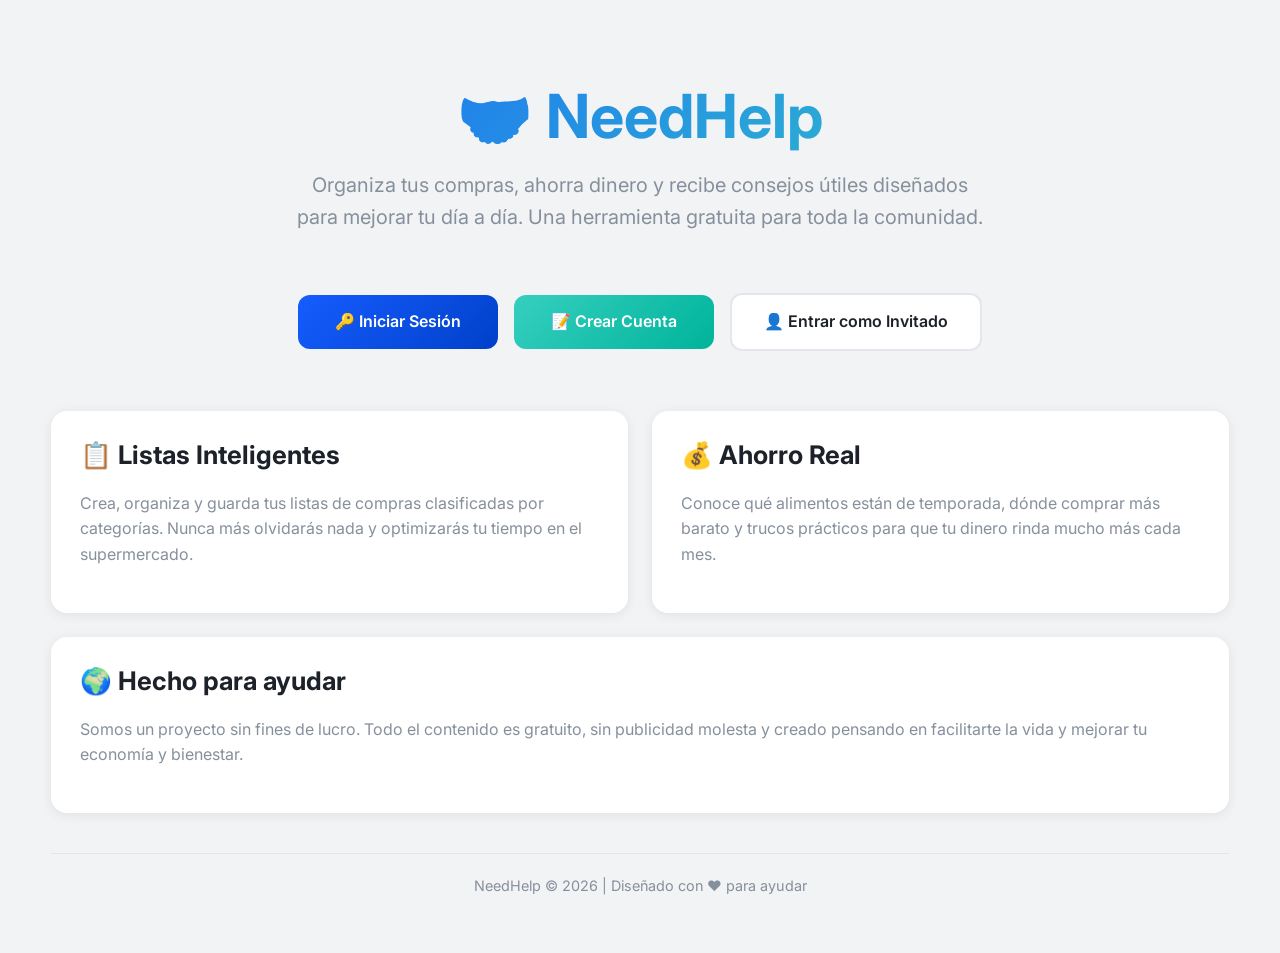
<file: index.html>
<!DOCTYPE html>
<html lang="es">
<head>
    <meta charset="UTF-8">
    <meta name="viewport" content="width=device-width, initial-scale=1.0">
    <title>NeedHelp | Tu ayuda diaria</title>
    <link rel="stylesheet" href="style.css">
</head>
<body>
    <div class="container">
        <!-- Cabecera Principal -->
        <header class="hero animar">
            <h1>🤝 NeedHelp</h1>
            <p class="subtitulo">Organiza tus compras, ahorra dinero y recibe consejos útiles diseñados para mejorar tu día a día. Una herramienta gratuita para toda la comunidad.</p>
        </header>

        <!-- Botones de Acceso -->
        <div class="botones-accion animar" style="animation-delay: 0.2s;">
            <a href="login.html" class="boton boton-primario">🔑 Iniciar Sesión</a>
            <a href="register.html" class="boton boton-secundario">📝 Crear Cuenta</a>
            <a href="invitado.html" class="boton boton-invitado">👤 Entrar como Invitado</a>
        </div>

        <!-- Sección de Características -->
        <section class="panel-principal animar" style="animation-delay: 0.4s;">
            <div class="tarjeta">
                <h3>📋 Listas Inteligentes</h3>
                <p>Crea, organiza y guarda tus listas de compras clasificadas por categorías. Nunca más olvidarás nada y optimizarás tu tiempo en el supermercado.</p>
            </div>
            <div class="tarjeta">
                <h3>💰 Ahorro Real</h3>
                <p>Conoce qué alimentos están de temporada, dónde comprar más barato y trucos prácticos para que tu dinero rinda mucho más cada mes.</p>
            </div>
            <div class="tarjeta seccion-grande">
                <h3>🌍 Hecho para ayudar</h3>
                <p>Somos un proyecto sin fines de lucro. Todo el contenido es gratuito, sin publicidad molesta y creado pensando en facilitarte la vida y mejorar tu economía y bienestar.</p>
            </div>
        </section>

        <footer>
            <p>NeedHelp © 2026 | Diseñado con ❤️ para ayudar</p>
        </footer>
    </div>
</body>
</html>
</file>
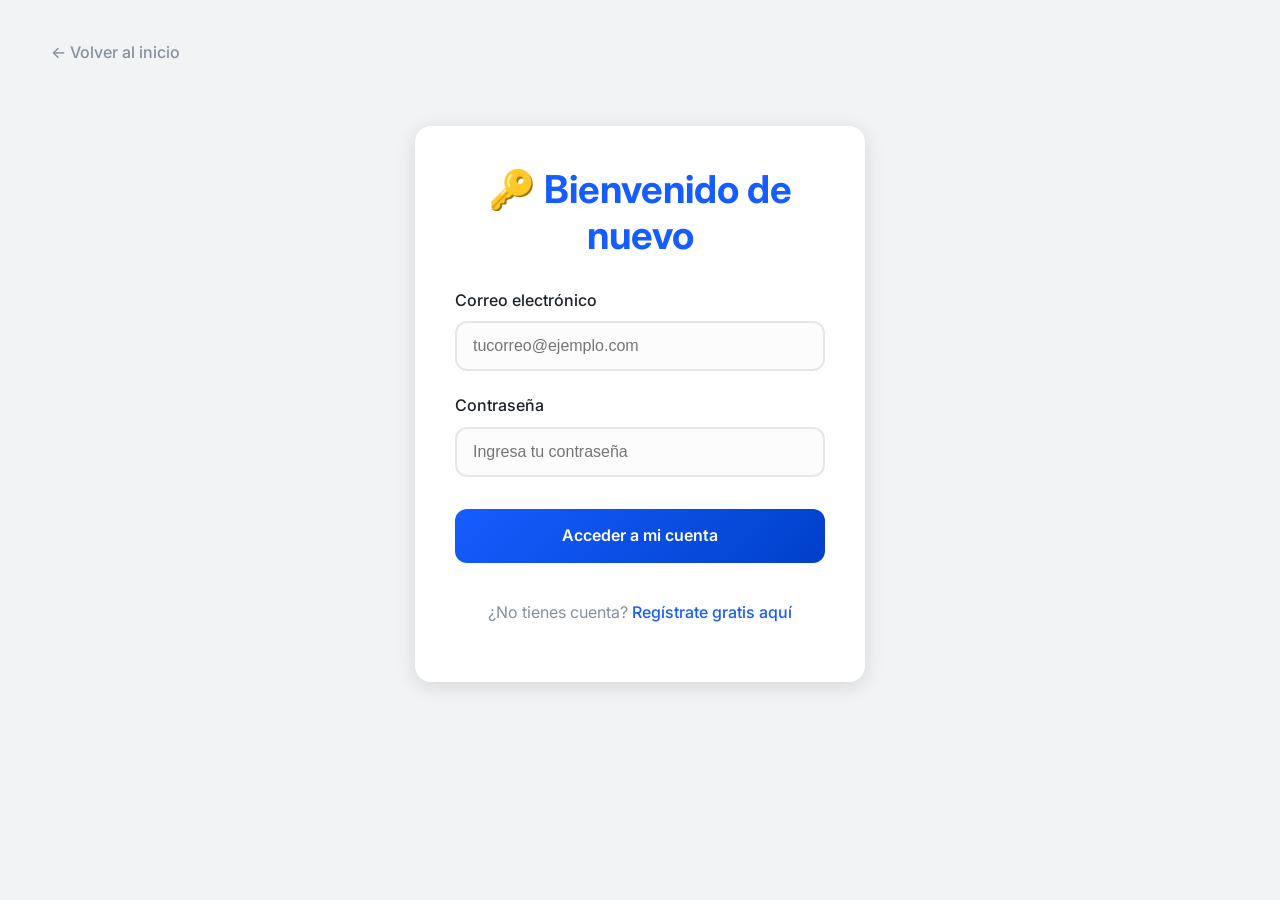
<file: login.html>
<!DOCTYPE html>
<html lang="es">
<head>
    <meta charset="UTF-8">
    <meta name="viewport" content="width=device-width, initial-scale=1.0">
    <title>Iniciar Sesión | NeedHelp</title>
    <link rel="stylesheet" href="style.css">
</head>
<body>
    <div class="container">
        <a href="index.html" class="volver"> ← Volver al inicio</a>

        <div class="formulario-contenedor animar">
            <div class="formulario">
                <h2>🔑 Bienvenido de nuevo</h2>
                
                <div class="grupo-input">
                    <label for="correo">Correo electrónico</label>
                    <input type="email" id="correo" placeholder="tucorreo@ejemplo.com" required>
                </div>

                <div class="grupo-input">
                    <label for="clave">Contraseña</label>
                    <input type="password" id="clave" placeholder="Ingresa tu contraseña" required>
                </div>

                <a href="dashboard.html" class="boton boton-primario" style="width: 100%; margin: 10px 0;">Acceder a mi cuenta</a>

                <p style="text-align: center; margin-top: 20px;">
                    ¿No tienes cuenta? <a href="register.html" class="enlace-texto">Regístrate gratis aquí</a>
                </p>
            </div>
        </div>

    </div>
</body>
</html>
</file>
<file: style.css>
/* ==============================================
   NEEDHELP - ESTILO PROFESIONAL
   Diseño moderno, limpio y funcional
============================================== */

/* ---------- Variables y Fuentes ---------- */
@import url('https://fonts.googleapis.com/css2?family=Inter:wght@300;400;500;600;700&display=swap');

:root {
    --color-primario: #165DFF;       /* Azul principal - Confianza */
    --color-secundario: #36CFC0;     /* Turquesa - Ayuda / Acción */
    --color-acento: #FF7D00;         /* Naranja - Destacados */
    --color-texto: #1D2129;          /* Texto principal */
    --color-texto-claro: #86909C;    /* Texto secundario */
    --color-fondo: #F2F3F5;          /* Fondo general */
    --color-blanco: #FFFFFF;         /* Blanco puro */
    --color-borde: #E5E6EB;          /* Bordes suaves */
    --sombra-suave: 0 2px 12px rgba(0, 0, 0, 0.08);
    --sombra-media: 0 4px 20px rgba(0, 0, 0, 0.12);
    --sombra-fuerte: 0 8px 32px rgba(22, 93, 255, 0.15);
    --radio-borde: 12px;
    --radio-borde-grande: 16px;
    --transicion: all 0.3s cubic-bezier(0.4, 0, 0.2, 1);
}

/* ---------- Reset General ---------- */
* {
    margin: 0;
    padding: 0;
    box-sizing: border-box;
}

html {
    scroll-behavior: smooth;
}

body {
    font-family: 'Inter', sans-serif;
    background-color: var(--color-fondo);
    color: var(--color-texto);
    line-height: 1.6;
    font-size: 16px;
}

a {
    text-decoration: none;
    color: inherit;
}

ul {
    list-style: none;
}

img {
    max-width: 100%;
    height: auto;
}

/* ---------- Contenedor Central ---------- */
.container {
    width: 92%;
    max-width: 1200px;
    margin: 0 auto;
    padding: 20px 0;
}

/* ---------- Tipografía ---------- */
h1, h2, h3, h4, h5 {
    font-weight: 700;
    line-height: 1.2;
    margin-bottom: 0.8em;
}

h1 { font-size: clamp(2.5rem, 5vw, 3.8rem); }
h2 { font-size: clamp(1.8rem, 4vw, 2.4rem); }
h3 { font-size: clamp(1.3rem, 3vw, 1.6rem); }
h4 { font-size: 1.1rem; font-weight: 600; }

p {
    margin-bottom: 1rem;
    color: var(--color-texto-claro);
}

/* ---------- Botones Profesionales ---------- */
.boton {
    display: inline-block;
    padding: 14px 32px;
    border-radius: var(--radio-borde);
    font-weight: 600;
    font-size: 1rem;
    text-align: center;
    transition: var(--transicion);
    border: none;
    cursor: pointer;
    position: relative;
    overflow: hidden;
}

.boton::after {
    content: '';
    position: absolute;
    top: 0;
    left: 0;
    width: 100%;
    height: 100%;
    background: rgba(255,255,255,0.1);
    transform: translateX(-100%);
    transition: var(--transicion);
}

.boton:hover::after {
    transform: translateX(0);
}

.boton:hover {
    transform: translateY(-3px);
    box-shadow: var(--sombra-fuerte);
}

.boton-primario {
    background: linear-gradient(135deg, var(--color-primario), #0040C9);
    color: var(--color-blanco);
}

.boton-secundario {
    background: linear-gradient(135deg, var(--color-secundario), #00B49A);
    color: var(--color-blanco);
}

.boton-invitado {
    background: var(--color-blanco);
    color: var(--color-texto);
    border: 2px solid var(--color-borde);
}

.boton-invitado:hover {
    background: var(--color-fondo);
    border-color: var(--color-primario);
    color: var(--color-primario);
    box-shadow: var(--sombra-suave);
}

.boton-pequeno {
    padding: 8px 16px;
    font-size: 0.9rem;
    border-radius: 8px;
    background-color: var(--color-primario);
    color: white;
    font-weight: 500;
}

/* ---------- Tarjetas y Cajas ---------- */
.tarjeta {
    background: var(--color-blanco);
    padding: 28px;
    border-radius: var(--radio-borde-grande);
    box-shadow: var(--sombra-suave);
    transition: var(--transicion);
    border: 1px solid transparent;
}

.tarjeta:hover {
    box-shadow: var(--sombra-media);
    border-color: var(--color-borde);
    transform: translateY(-2px);
}

/* ---------- Formularios ---------- */
.formulario-contenedor {
    max-width: 450px;
    margin: 40px auto;
}

.formulario {
    background: var(--color-blanco);
    padding: 40px;
    border-radius: var(--radio-borde-grande);
    box-shadow: var(--sombra-media);
}

.formulario h2 {
    text-align: center;
    color: var(--color-primario);
    margin-bottom: 30px;
}

.grupo-input {
    margin-bottom: 22px;
}

.grupo-input label {
    display: block;
    margin-bottom: 8px;
    font-weight: 500;
    color: var(--color-texto);
}

.grupo-input input {
    width: 100%;
    padding: 14px 16px;
    border: 2px solid var(--color-borde);
    border-radius: var(--radio-borde);
    font-size: 1rem;
    transition: var(--transicion);
    background-color: #FCFCFD;
}

.grupo-input input:focus {
    outline: none;
    border-color: var(--color-primario);
    box-shadow: 0 0 0 4px rgba(22, 93, 255, 0.1);
    background-color: var(--color-blanco);
}

.enlace-texto {
    color: var(--color-primario);
    font-weight: 500;
    transition: var(--transicion);
}

.enlace-texto:hover {
    text-decoration: underline;
}

/* ---------- Cabecera Hero ---------- */
.hero {
    text-align: center;
    padding: 60px 20px 40px;
}

.hero h1 {
    background: linear-gradient(135deg, var(--color-primario), var(--color-secundario));
    -webkit-background-clip: text;
    background-clip: text;
    color: transparent;
    margin-bottom: 16px;
}

.hero .subtitulo {
    font-size: 1.25rem;
    max-width: 700px;
    margin: 0 auto;
    color: var(--color-texto-claro);
}

/* ---------- Navegación y Botones Principales ---------- */
.botones-accion {
    display: flex;
    flex-direction: column;
    gap: 16px;
    align-items: center;
    margin: 20px 0 60px;
}

@media (min-width: 768px) {
    .botones-accion {
        flex-direction: row;
        justify-content: center;
    }
    .boton {
        min-width: 200px;
    }
}

/* ---------- Dashboard / Panel Principal ---------- */
.panel-principal {
    display: grid;
    grid-template-columns: 1fr;
    gap: 24px;
    margin: 30px 0;
}

@media (min-width: 992px) {
    .panel-principal {
        grid-template-columns: 1fr 1fr;
    }
    .seccion-grande {
        grid-column: 1 / -1;
    }
}

.seccion-titulo {
    display: flex;
    align-items: center;
    gap: 10px;
    margin-bottom: 20px;
    padding-bottom: 10px;
    border-bottom: 1px solid var(--color-borde);
}

.seccion-titulo span {
    font-size: 1.4rem;
}

.lista-elementos {
    display: flex;
    flex-direction: column;
    gap: 12px;
}

.item-lista {
    padding: 12px 16px;
    background-color: #F7F8FA;
    border-radius: 8px;
    transition: var(--transicion);
    cursor: pointer;
    border-left: 4px solid transparent;
}

.item-lista:hover {
    background-color: #EFF1F5;
    border-left-color: var(--color-secundario);
    transform: translateX(4px);
}

/* ---------- Utilidades ---------- */
.volver {
    display: inline-block;
    margin: 20px 0;
    color: var(--color-texto-claro);
    font-weight: 500;
    transition: var(--transicion);
}

.volver:hover {
    color: var(--color-primario);
    transform: translateX(-4px);
}

footer {
    text-align: center;
    padding: 20px;
    color: var(--color-texto-claro);
    font-size: 0.9rem;
    border-top: 1px solid var(--color-borde);
    margin-top: 40px;
}

/* Animación de entrada */
@keyframes fadeInUp {
    from {
        opacity: 0;
        transform: translateY(20px);
    }
    to {
        opacity: 1;
        transform: translateY(0);
    }
}

.animar {
    animation: fadeInUp 0.6s ease-out both;
}
</file>
